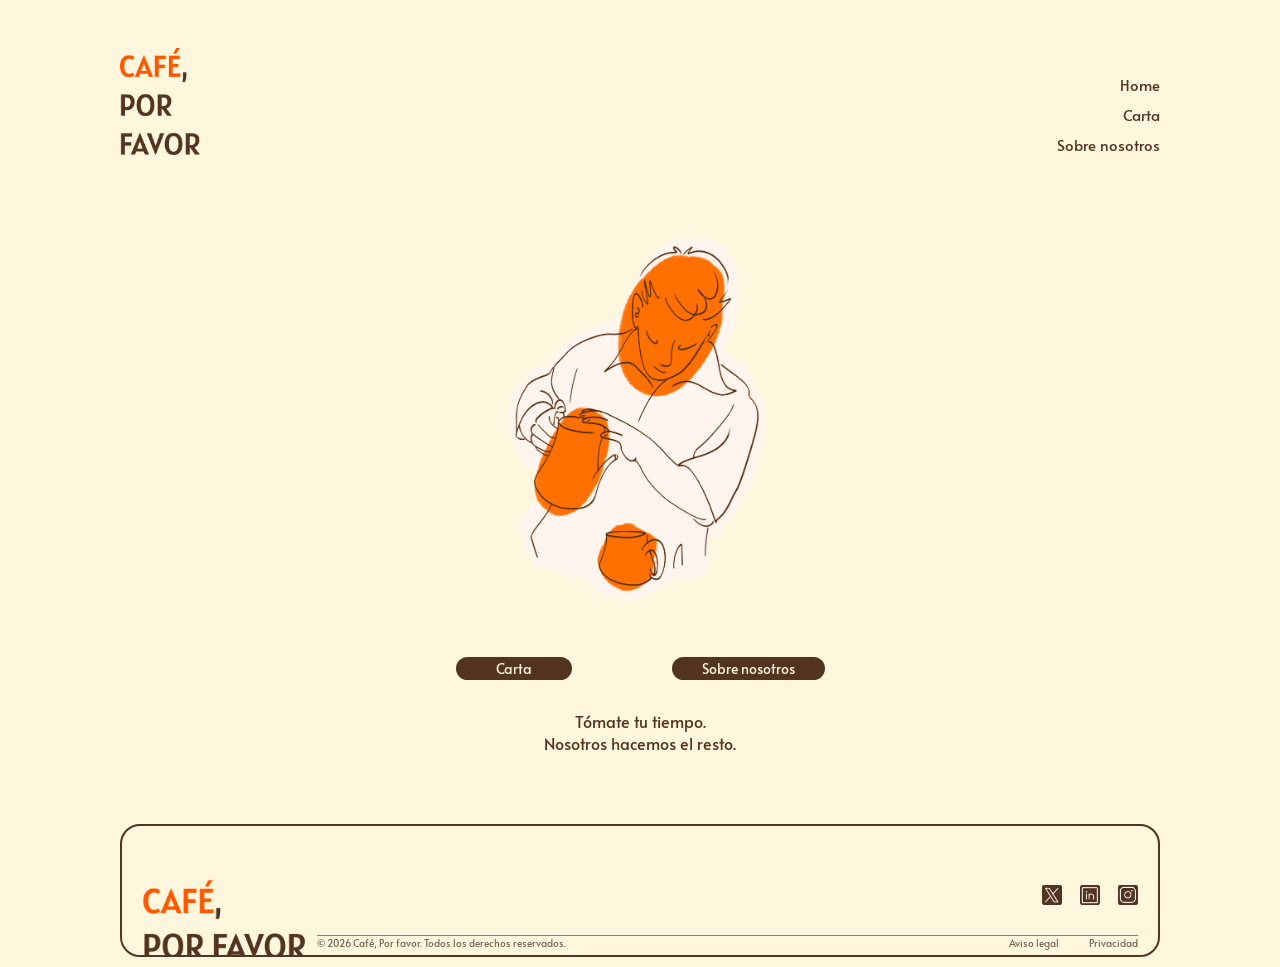
<file: index.html>
<!DOCTYPE html>
<html lang="es">
<head>
    <meta charset="UTF-8">
    <meta name="viewport" content="width=device-width, initial-scale=1.0">
    <title>CAFÉ, POR FAVOR</title>
    <link rel="stylesheet" href="css/index.css">

</head>
<body>
    <header class="header">
        <div class="header_block block">
            <img class="logo" src="media_home/logo.png">
            <nav class="header_nav">
                <ul class="header_nav">
                        <li><a class="link_menu" href="index.html">Home</a></li>
                        <li><a class="link_menu" href="carta/carta.html">Carta</a></li>
                        <li><a class="link_menu" href="historia/historia.html">Sobre nosotros</a></li>
                </ul>
            </nav>
        </div>
    </header>
    <!--SECTIONS-->
    <main>
        <section class="home">
            <div class="home_block block">
                <div class="home_contents">
                    <img class="home_img" src="media_home/03.png" >
                    <div class="btn">
                        <a class="home_btn1" href="carta/carta.html"> Carta</a>
                        <a class="home_btn2" href="historia/historia.html">Sobre nosotros</a>
                    </div>
                    <p class="home_text">Tómate tu tiempo. <br> Nosotros hacemos el resto.</p>
                </div>
            </div>
        </section>
    </main>
    <footer class="footer">
  <div class="footer_block block">
    <div class="footer_borde">
      <img class="img_footer" src="media_home/footer.png" alt="Café, por favor">

      <div class="footer_r">
        <ul class="footer_icons">
          <li><a class="icon" href="#"><img src="media_home/Icon-1.png" alt="Instagram"></a></li>
          <li><a class="icon" href="#"><img src="media_home/Icon-2.png" alt="X"></a></li>
          <li><a class="icon" href="#"><img src="media_home/Icon.png" alt="LinkedIn"></a></li>
        </ul>

        <div class="footer_final">
          <div class="footer_legal">
            <span class="footer_text_small">© 2026 Café, Por favor. Todos los derechos reservados.</span>
            <ul class="footer_links">
              <li><a href="#">Aviso legal</a></li>
              <li><a href="#">Privacidad</a></li>
            </ul>
          </div>
        </div>
      </div>
    </div>
  </div>
</footer>
</body>
</html>
</file>
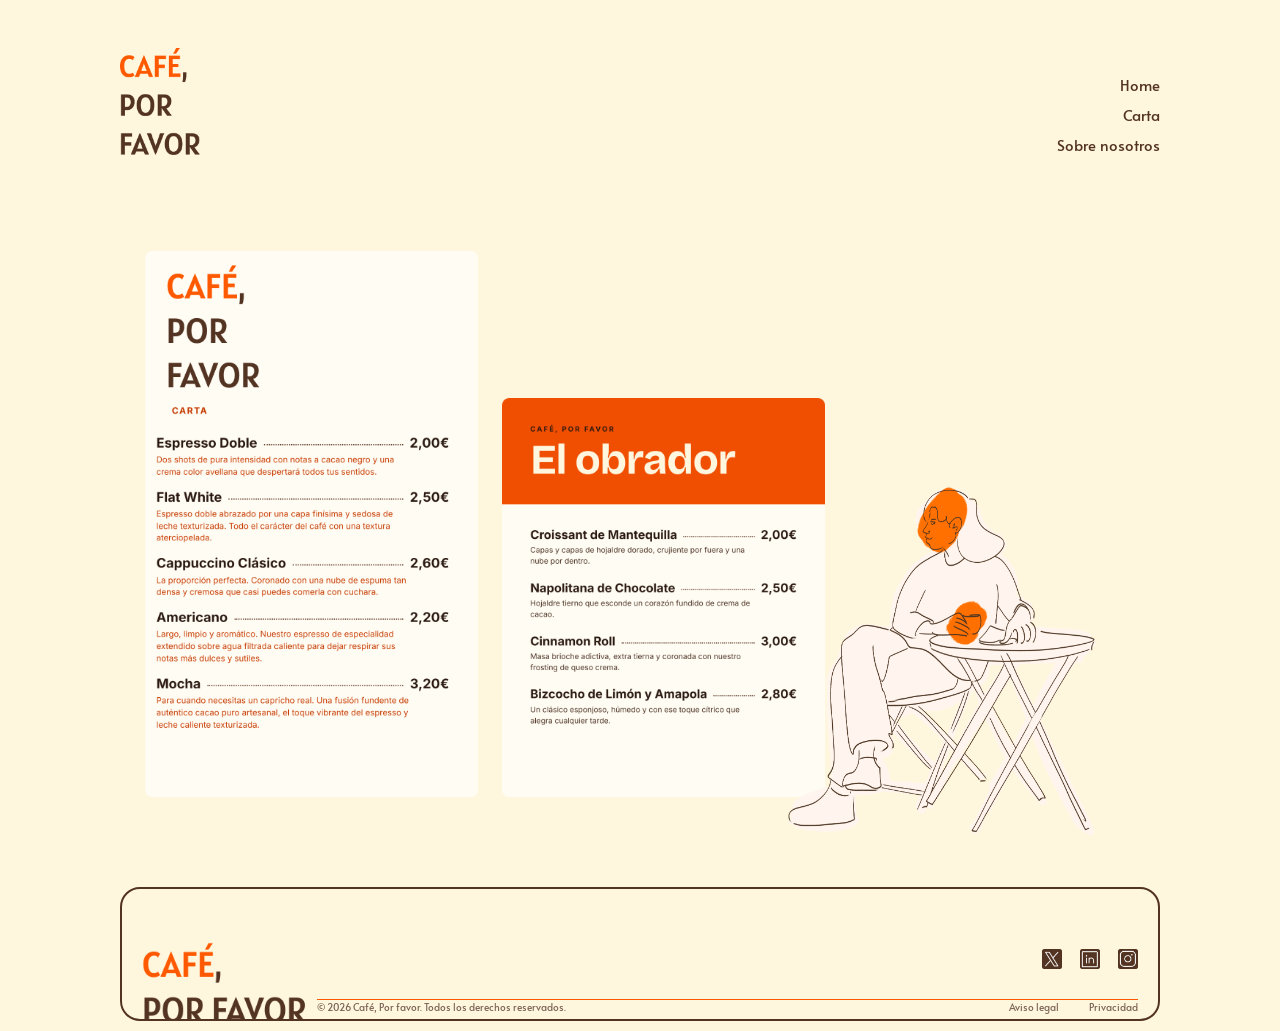
<file: carta/carta.html>
<!DOCTYPE html>
<html lang="es">
<head>
    <meta charset="UTF-8">
    <meta name="viewport" content="width=device-width, initial-scale=1.0">
    <title>CAFÉ, POR FAVOR</title>
    <link rel="stylesheet" href="css/carta.css">

</head>
<body>
    <header class="header">
        <div class="header_block block">
            <img class="logo" src="media_carta/logo.png">
            <nav class="header_nav">
                <ul class="header_nav">
                        <li><a class="link_menu" href="../index.html">Home</a></li>
                        <li><a class="link_menu" href="carta.html">Carta</a></li>
                        <li><a class="link_menu" href="../historia/historia.html">Sobre nosotros</a></li>
                </ul>
            </nav>
        </div>
    </header>
    <!--SECTIONS-->
    <main>
        <section class="carta">
            <div class="carta_block block">
               <div class="imagenes">
                    <img class="carta_café" src="media_carta/cafe_carta.png" >
                    <img class="obrador" src="media_carta/obrador_carta.png" >
                    <img class="sentado" src="media_carta/04.png" >
               </div> 
            </div>
        </section>
    </main>

    <!--FOOTER-->
    <footer class="footer">
  <div class="footer_block block">
    <div class="footer_borde">
      <img class="img_footer" src="media_carta/footer.png" alt="Café, por favor">

      <div class="footer_r">
        <ul class="footer_icons">
          <li><a class="icon" href="#"><img src="media_carta/Icon-1.png" alt="Instagram"></a></li>
          <li><a class="icon" href="#"><img src="media_carta/Icon-2.png" alt="X"></a></li>
          <li><a class="icon" href="#"><img src="media_carta/Icon.png" alt="LinkedIn"></a></li>
        </ul>

        <div class="footer_final">
          <div class="footer_legal">
            <span class="footer_text_small">© 2026 Café, Por favor. Todos los derechos reservados.</span>
            <ul class="footer_links">
              <li><a href="#">Aviso legal</a></li>
              <li><a href="#">Privacidad</a></li>
            </ul>
          </div>
        </div>
      </div>
    </div>
  </div>
</footer>
</body>
</html>
</file>
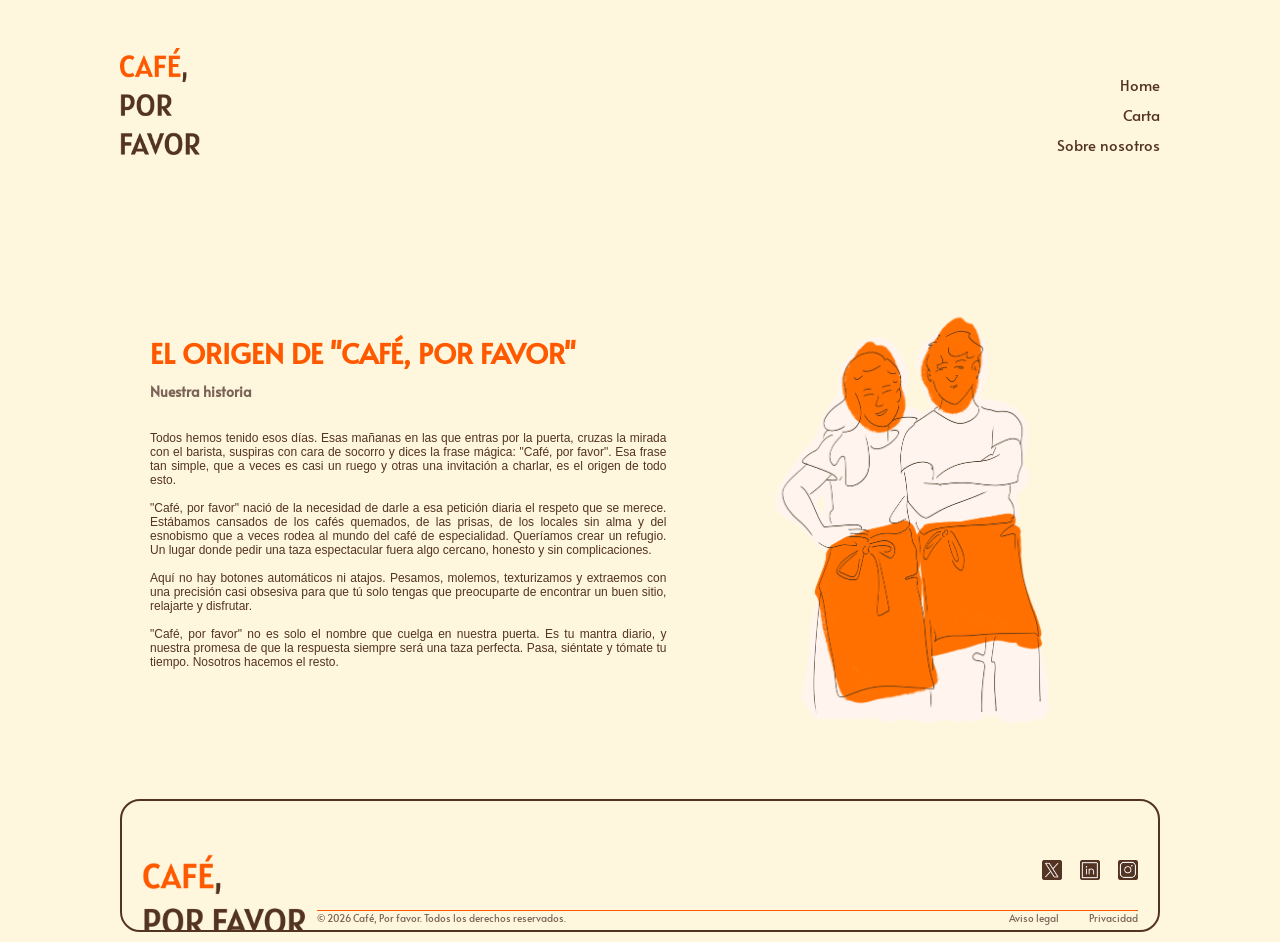
<file: historia/historia.html>
<!DOCTYPE html>
<html lang="es">
<head>
    <meta charset="UTF-8">
    <meta name="viewport" content="width=device-width, initial-scale=1.0">
    <title>CAFÉ, POR FAVOR</title>
    <link rel="stylesheet" href="css/historia.css">

</head>
<body>
    <header class="header">
        <div class="header_block block">
            <img class="logo" src="media_historia/logo.png">
            <nav class="header_nav">
                <ul class="header_nav">
                        <li><a class="link_menu" href="../index.html">Home</a></li>
                        <li><a class="link_menu" href="../carta/carta.html">Carta</a></li>
                        <li><a class="link_menu" href="historia.html">Sobre nosotros</a></li>
                </ul>
            </nav>
        </div>
    </header>
    <!--SECTIONS-->
    <main>
       <section class="historia">
            <div class="historia_block block">
                <div class="historia_content">
                        <div class="historia_content_titulo">
                            <h1>EL ORIGEN DE "CAFÉ, POR FAVOR" </h1>
                            <h6>Nuestra historia</h6>
                        </div>
                        <div class="historia_p">
                            <p>Todos hemos tenido esos días. Esas mañanas en las que entras por la puerta, cruzas la mirada con el barista, suspiras con cara de socorro y dices la frase mágica: "Café, por favor".
                            Esa frase tan simple, que a veces es casi un ruego y otras una invitación a charlar, es el origen de todo esto. <br> <br>

                            "Café, por favor" nació de la necesidad de darle a esa petición diaria el respeto que se merece. Estábamos cansados de los cafés quemados, de las prisas, de los locales sin alma y del esnobismo que a veces rodea al mundo del café de especialidad. Queríamos crear un refugio. Un lugar donde pedir una taza espectacular fuera algo cercano, honesto y sin complicaciones. <br><br>

                            Aquí no hay botones automáticos ni atajos. Pesamos, molemos, texturizamos y extraemos con una precisión casi obsesiva para que tú solo tengas que preocuparte de encontrar un buen sitio, relajarte y disfrutar. <br> <br>

                            "Café, por favor" no es solo el nombre que cuelga en nuestra puerta. Es tu mantra diario, y nuestra promesa de que la respuesta siempre será una taza perfecta. Pasa, siéntate y tómate tu tiempo. Nosotros hacemos el resto.</p>
                        </div>
                </div>
                <img class="historia_ilustracion" src="media_historia/05.png" >
            </div>
       </section>
    </main>

    <!--FOOTER-->
    <footer class="footer">
  <div class="footer_block block">
    <div class="footer_borde">
      <img class="img_footer" src="media_historia/footer.png" alt="Café, por favor">

      <div class="footer_r">
        <ul class="footer_icons">
          <li><a class="icon" href="#"><img src="media_historia/Icon-1.png" alt="Instagram"></a></li>
          <li><a class="icon" href="#"><img src="media_historia/Icon-2.png" alt="X"></a></li>
          <li><a class="icon" href="#"><img src="media_historia/Icon.png" alt="LinkedIn"></a></li>
        </ul>

        <div class="footer_final">
          <div class="footer_legal">
            <span class="footer_text_small">© 2026 Café, Por favor. Todos los derechos reservados.</span>
            <ul class="footer_links">
              <li><a href="#">Aviso legal</a></li>
              <li><a href="#">Privacidad</a></li>
            </ul>
          </div>
        </div>
      </div>
    </div>
  </div>
</footer>
</body>
</html>
</file>
<file: css/index.css>
@import url('https://fonts.googleapis.com/css2?family=Alata&family=Hurricane&display=swap');

:root {
    /** Colores **/
    --color-naranja: #FF5900;
    --color-bg: #FFF7DD;
    --color-marron: #533321; 
    --color-text: #FFF7DD;

    /** Space **/
    --space-xxs: 8px;
    --space-xs: 16px;
    --space-md: 24px;
    --space-lg: 32px;
    --space-xl: 48px;
    --space-xxl: 70px;
    --space-xxxl: 90px;
}


* {
    padding: 0;
    margin: 0;
    box-sizing: border-box;
}

img {
    max-width: 100%;
    width: 100%;
}

h1, h2, h3, h4, h5, h6, p {
    font-family: 'Alata', sans-serif;
} 
a{
    text-decoration: none;
    color: inherit;
}

.block {
    max-width: 1040px;
    margin: 0 auto;
}

ul{
    list-style: none;
    font-family: 'Alata', sans-serif;
    color: var(--color-marron);
    font-size: 12px;

}



body {
    min-height: 100vh;
    min-height: 100dvh;          /* altura real en móvil, descontando la barra de Safari */
    display: flex;
    flex-direction: column;
    background-color: var(--color-bg);
}

main {
    flex: 1;
}

/*===================HEADER=================================*/

  
.header{
    padding: var(--space-xl);
    background-color: var(--color-bg);
    

    
}
.header_block{
    display: flex;
    justify-content: space-between;
    
}
.logo{
    max-width: 80px;

}
.header_nav{
    display: flex;
    flex-direction: column;
    gap: 9px;
    justify-content: end;
    text-align: end;
    font-size: 15px;
}

.link_menu{
    &:hover{
    color: var(--color-naranja);
    }

}

/*===================Home=================================*/

.home{
    padding: var(--space-xxl);
    background-color: var(--color-bg);
    
}
.home_block{
    display: flex;
    justify-content: center;
   
    
}
.home_contents{
    display: flex;
    flex-direction: column;
    justify-content: space-between;
    align-items: center;
    margin-top: -70px;
    gap: 30px;
}
.home_img{
    max-width: 450px;
    width: 300px;
}
.btn{
    display: flex;
    gap: 100px;

}

.home_btn1{
    display: flex;
    gap: 100px;
    font-family: 'Alata', sans-serif;
    font-size: 14px;
    border-radius: 70px;
    background-color: var(--color-marron);
    color: var(--color-text);
    padding: 2px 40px;

    &:hover{
        background-color: #FF5900;
    }
   
}

.home_btn2{
    display: flex;
    gap: 100px;
    font-family: 'Alata', sans-serif;
    font-size: 14px;
    border-radius: 70px;
    background-color: var(--color-marron);
    color: var(--color-text);
    padding: 2px 30px;

    &:hover{
        background-color: #FF5900;
    }
   
}
.home_text {
    color: var(--color-marron);
    text-align: center;
}

/*===================FOOTER=================================*/


.footer_borde{
    display: flex;
    align-items: flex-end;            
    justify-content: space-between;
    gap: 40px;
    padding: 50px 20px 0 20px;
    border: solid 2px var(--color-marron);
    border-radius: 20px;
    margin-bottom: 10px;
}

.img_footer{
    max-width: 500px;
    flex-shrink: 0;                 
}

.footer_r{
    flex: 1;
    display: flex;
    flex-direction: column;
    align-items: flex-end;           
    gap: 30px;
}

.footer_icons{
    display: flex;
    gap: 18px;
    list-style: none;
    margin: 0;
    padding: 0;
}

.icon{
    display: block;
    width: 20px;
}
.icon img{
    width: 100%;
    display: block;
}

.footer_final{
    width: 180%;
}

.footer_legal{
    display: flex;
    justify-content: space-between;
    align-items: center;
    border-top: solid 1px var(--color-naranja);
    margin-bottom: 5px;
    
}

.footer_text_small{
    font-family: 'Alata', sans-serif;
    font-size: 10px;
    color: #7b6457;
}

.icons{
    display: flex;
    gap: 40px;
    font-size: 10px;
    margin: 0 0 10px 0;
    padding: 0;
    list-style: none;
    color: #7b6457;
}

.footer_links{
    display: flex;
    gap: 30px;
    font-family: 'Alata', sans-serif;
    font-size: 10px;
    color: #7b6457;

      &:hover{
    color: var(--color-naranja);
    }

}

/* ==========================================
   RESPONSIVE - TABLETS
========================================== */

@media screen and (min-width: 481px) and (max-width: 1024px) {

    /* HEADER */

    .header {
        padding: var(--space-lg);
    }

    .logo {
        max-width: 70px;
    }


    /* HOME */

    .home {
        padding: 40px 30px;
    }

    .home_contents {
        margin-top: 0;
        gap: var(--space-md);
    }

    .home_img {
        width: min(55%, 300px);
    }

    .btn,
    .home_btn {
        gap: 40px;
    }


    /* FOOTER */

    .footer_borde {
        gap: var(--space-md);
        padding: var(--space-xl) var(--space-xs) 0;
    }

    .img_footer {
        max-width: 280px;
    }

    .footer_final {
        width: 100%;
    }
}


/* ==========================================
   RESPONSIVE - MÓVILES
========================================== */

@media screen and (max-width: 480px) {

    /* HEADER */

    .header {
        padding: 20px 15px;
    }

    .logo {
        max-width: 55px;
    }

    .header_nav {
        font-size: 14px;
        gap: 6px;
    }


    /* HOME */

    .home {
        padding: 35px 20px;
    }

    .home_contents {
        margin-top: 0;
        gap: 20px;
    }

    .home_img {
        width: min(80%, 260px);
    }

    .btn,
    .home_btn {
        flex-wrap: wrap;
        justify-content: center;
        gap: var(--space-xs);
    }

    .home_btn {
        width: 100%;
        font-size: 13px;
        padding: 8px 24px;
    }


    /* FOOTER */

    .footer_borde {
        flex-direction: column;
        align-items: center;
        gap: 20px;
        padding: 30px 15px 0;
        text-align: center;
    }

    .img_footer {
        max-width: 180px;
    }

    .footer_r {
        width: 100%;
        align-items: center;
        gap: 20px;
    }

    .footer_icons {
        justify-content: center;
    }

    .footer_final {
        width: 100%;
    }

    .footer_legal {
        flex-direction: column;
        gap: var(--space-xxs);
        padding-top: var(--space-xxs);
        text-align: center;
    }

    .icons,
    .footer_links {
        flex-wrap: wrap;
        justify-content: center;
        gap: var(--space-xs);
    }

    .footer_text_small,
    .icons,
    .footer_links,
    ul {
        font-size: 12px;
    }
}
</file>
<file: carta/css/carta.css>
@import url('https://fonts.googleapis.com/css2?family=Alata&family=Hurricane&display=swap');

:root {
    /** Colores **/
    --color-naranja: #FF5900;
    --color-bg: #FFF7DD;
    --color-marron: #533321; 
    --color-text: #FFF7DD;

    /** Space **/
    --space-xxs: 8px;
    --space-xs: 16px;
    --space-md: 24px;
    --space-lg: 32px;
    --space-xl: 48px;
    --space-xxl: 70px;
    --space-xxxl: 90px;
}


* {
    padding: 0;
    margin: 0;
    box-sizing: border-box;
}

img {
    max-width: 100%;
    width: 100%;
}

h1, h2, h3, h4, h5, h6, p {
    font-family: 'Alata', sans-serif;
} 
a{
    text-decoration: none;
    color: inherit;
}

.block {
    max-width: 1040px;
    margin: 0 auto;
}

ul{
    list-style: none;
    font-family: 'Alata', sans-serif;
    color: var(--color-marron);
    font-size: 12px;

}



body {
    min-height: 100vh;
    min-height: 100dvh;          /* altura real en móvil, descontando la barra de Safari */
    display: flex;
    flex-direction: column;
    background-color: var(--color-bg);
}

main {
    flex: 1;
}

/*===================HEADER=================================*/

  
.header{
    padding: var(--space-xl);
    background-color: var(--color-bg);
    

    
}
.header_block{
    display: flex;
    justify-content: space-between;
    
}
.logo{
    max-width: 80px;

}
.header_nav{
    display: flex;
    flex-direction: column;
    gap: 9px;
    justify-content: end;
    text-align: end;
    font-size: 15px;
}

.link_menu{
    &:hover{
    color: var(--color-naranja);
    }

}


/*===================CARTA=================================*/

.carta {
    
    padding: var(--space-xl) var(--space-xs) var(--space-xxxl);
    background-color: var(--color-bg);
}

.imagenes {
    display: flex;
    justify-content: center;
    align-items: flex-end;        
    gap: var(--space-md);
}

.carta_café {
    width: 32%;
}

.obrador {
    width: 31%;
}

.sentado {
    width: 40%;
    margin-left: -130px;          
    margin-bottom: -100px;        
}
/*===================FOOTER=================================*/


.footer_borde{
    display: flex;
    align-items: flex-end;            
    justify-content: space-between;
    gap: 40px;
    padding: 50px 20px 0 20px;
    border: solid 2px var(--color-marron);
    border-radius: 20px;
    margin-bottom: 10px;
}

.img_footer{
    max-width: 500px;
    flex-shrink: 0;                 
}

.footer_r{
    flex: 1;
    display: flex;
    flex-direction: column;
    align-items: flex-end;           
    gap: 30px;
}

.footer_icons{
    display: flex;
    gap: 18px;
    list-style: none;
    margin: 0;
    padding: 0;
}

.icon{
    display: block;
    width: 20px;
}
.icon img{
    width: 100%;
    display: block;
}

.footer_final{
    width: 180%;
}

.footer_legal{
    display: flex;
    justify-content: space-between;
    align-items: center;
    border-top: solid 1px var(--color-naranja);
    margin-bottom: 5px;
    
}

.footer_text_small{
    font-family: 'Alata', sans-serif;
    font-size: 10px;
    color: #7b6457;
}

.icons{
    display: flex;
    gap: 40px;
    font-size: 10px;
    margin: 0 0 10px 0;
    padding: 0;
    list-style: none;
    color: #7b6457;
}

.footer_links{
    display: flex;
    gap: 30px;
    font-family: 'Alata', sans-serif;
    font-size: 10px;
    color: #7b6457;

      &:hover{
    color: var(--color-naranja);
    }

}

/* ==========================================
   RESPONSIVE - TABLETS
========================================== */

@media screen and (min-width: 481px) and (max-width: 1024px) {

    /* HEADER */

    .header {
        padding: var(--space-lg);
    }

    .logo {
        max-width: 70px;
    }


    /* HOME */

    .home {
        padding: 40px 30px;
    }

    .home_contents {
        margin-top: 0;
        gap: var(--space-md);
    }

    .home_img {
        width: min(55%, 300px);
    }

    .btn,
    .home_btn {
        gap: 40px;
    }


    /* CARTA */

    .carta {
        padding: var(--space-lg) var(--space-xs) var(--space-xxl);
    }

    .imagenes {
        gap: var(--space-xs);
    }

    .sentado {
        margin-left: -40px;
    }


    /* FOOTER */

    .footer_borde {
        gap: var(--space-md);
        padding: var(--space-xl) var(--space-xs) 0;
    }

    .img_footer {
        max-width: 280px;
    }

    .footer_final {
        width: 100%;
    }
}


/* ==========================================
   RESPONSIVE - MÓVILES
========================================== */

@media screen and (max-width: 480px) {

    /* HEADER */

    .header {
        padding: 20px 15px;
    }

    .logo {
        max-width: 55px;
    }

    .header_nav {
        font-size: 14px;
        gap: 6px;
    }


    /* HOME */

    .home {
        padding: 35px 20px;
    }

    .home_contents {
        margin-top: 0;
        gap: 20px;
    }

    .home_img {
        width: min(80%, 260px);
    }

    .btn,
    .home_btn {
        flex-wrap: wrap;
        justify-content: center;
        gap: var(--space-xs);
    }

    .home_btn {
        width: 100%;
        font-size: 13px;
        padding: 8px 24px;
    }


    /* CARTA */

    .carta {
        padding: var(--space-md) var(--space-xs) var(--space-xxl);
    }

    .imagenes {
        flex-direction: column;
        align-items: center;
        gap: var(--space-md);
    }

    .carta_café,
    .obrador {
        width: min(100%, 360px);
    }

    .sentado {
        width: min(55%, 200px);
        margin: 0;
        align-self: flex-end;
    }


    /* FOOTER */

    .footer_borde {
        flex-direction: column;
        align-items: center;
        gap: 20px;
        padding: 30px 15px 0;
        text-align: center;
    }

    .img_footer {
        max-width: 180px;
    }

    .footer_r {
        width: 100%;
        align-items: center;
        gap: 20px;
    }

    .footer_icons {
        justify-content: center;
    }

    .footer_final {
        width: 100%;
    }

    .footer_legal {
        flex-direction: column;
        gap: var(--space-xxs);
        padding-top: var(--space-xxs);
        text-align: center;
    }

    .icons,
    .footer_links {
        flex-wrap: wrap;
        justify-content: center;
        gap: var(--space-xs);
    }

    .footer_text_small,
    .icons,
    .footer_links,
    ul {
        font-size: 12px;
    }
}
</file>
<file: historia/css/historia.css>
@import url('https://fonts.googleapis.com/css2?family=Alata&family=Hurricane&display=swap');

:root {
    /** Colores **/
    --color-naranja: #FF5900;
    --color-bg: #FFF7DD;
    --color-marron: #533321; 
    --color-text: #FFF7DD;

    /** Space **/
    --space-xxs: 8px;
    --space-xs: 16px;
    --space-md: 24px;
    --space-lg: 32px;
    --space-xl: 48px;
    --space-xxl: 70px;
    --space-xxxl: 90px;
}


* {
    padding: 0;
    margin: 0;
    box-sizing: border-box;
}

img {
    max-width: 100%;
    width: 100%;
}

h1, h2, h3, h4, h5, h6, p {
    font-family: 'Alata', sans-serif;
} 
a{
    text-decoration: none;
    color: inherit;
}

.block {
    max-width: 1040px;
    margin: 0 auto;
}

ul{
    list-style: none;
    font-family: 'Alata', sans-serif;
    color: var(--color-marron);
    font-size: 12px;

}



body {
    min-height: 100vh;
    min-height: 100dvh;          /* altura real en móvil, descontando la barra de Safari */
    display: flex;
    flex-direction: column;
    background-color: var(--color-bg);
}

main {
    flex: 1;
}

/*===================HEADER=================================*/

  
.header{
    padding: var(--space-xl);
    background-color: var(--color-bg);
    

    
}
.header_block{
    display: flex;
    justify-content: space-between;
    
}
.logo{
    max-width: 80px;

}
.header_nav{
    display: flex;
    flex-direction: column;
    gap: 9px;
    justify-content: end;
    text-align: end;
    font-size: 15px;
}

.link_menu{
    &:hover{
    color: var(--color-naranja);
    }

}

/*===================Historia=================================*/
.historia_block{
    display: flex;
    align-items: center;          /* NUEVO: texto e ilustración centrados */
    gap: 60px;
}

.historia_content{
    flex: 1;                      /* NUEVO: el texto ocupa el espacio que sobra */
    display: flex;
    flex-direction: column;
    gap: 30px;
    justify-content: center;
    margin-left: 30px;            /* BORRADO: margin-top: -160px */
}

.historia_ilustracion{
    width: 34%;                   /* NUEVO */
    max-width: 400px;
    flex-shrink: 0;               /* NUEVO */
    margin-right: 80px;
}



.historia {
    padding: var(--space-xl);
    background-color: var(--color-bg);
}


h1 {
    color: var(--color-naranja);
    font-size: 28px;

}

p {
    font-size: 12px;
    font-family: Arial, Helvetica, sans-serif;
    color: var(--color-marron);
    text-align: justify;
    hyphens: auto;            

}

h6 {
    font-size: 14px;
    color: #7b6457;
}
.historia_content_titulo{
    display: flex;
    flex-direction: column;
    gap: 10px;
}


/*===================FOOTER=================================*/


.footer_borde{
    display: flex;
    align-items: flex-end;            
    justify-content: space-between;
    gap: 40px;
    padding: 50px 20px 0 20px;
    border: solid 2px var(--color-marron);
    border-radius: 20px;
    margin-bottom: 10px;
}

.img_footer{
    max-width: 500px;
    flex-shrink: 0;                 
}

.footer_r{
    flex: 1;
    display: flex;
    flex-direction: column;
    align-items: flex-end;           
    gap: 30px;
}

.footer_icons{
    display: flex;
    gap: 18px;
    list-style: none;
    margin: 0;
    padding: 0;
}

.icon{
    display: block;
    width: 20px;
}
.icon img{
    width: 100%;
    display: block;
}

.footer_final{
    width: 180%;
}

.footer_legal{
    display: flex;
    justify-content: space-between;
    align-items: center;
    border-top: solid 1px var(--color-naranja);
    margin-bottom: 5px;
    
}

.footer_text_small{
    font-family: 'Alata', sans-serif;
    font-size: 10px;
    color: #7b6457;
}

.icons{
    display: flex;
    gap: 40px;
    font-size: 10px;
    margin: 0 0 10px 0;
    padding: 0;
    list-style: none;
    color: #7b6457;


}

.footer_links{
    display: flex;
    gap: 30px;
    font-family: 'Alata', sans-serif;
    font-size: 10px;
    color: #7b6457;

     &:hover{
    color: var(--color-naranja);
    }

}

/* ==========================================
   RESPONSIVE - TABLETS
========================================== */

@media screen and (min-width: 481px) and (max-width: 1024px) {

    /* HEADER */

    .header {
        padding: var(--space-lg);
    }

    .logo {
        max-width: 70px;
    }


    /* HISTORIA */

    .historia {
        padding: var(--space-lg);
    }

    .historia_block {
        gap: var(--space-md);
    }

    .historia_content {
        margin-top: -80px;    /* menos subida que en escritorio */
        margin-left: 0;
        gap: var(--space-md);
    }

    .historia_ilustracion {
        width: 45%;
        max-width: 320px;
        margin-right: 0;
    }


    /* FOOTER */

    .footer_borde {
        gap: var(--space-md);
        padding: var(--space-xl) var(--space-xs) 0;
    }

    .img_footer {
        max-width: 280px;
    }

    .footer_final {
        width: 100%;
    }
}


/* ==========================================
   RESPONSIVE - MÓVILES
========================================== */

@media screen and (max-width: 480px) {

    /* HEADER */

    .header {
        padding: 20px 15px;
    }

    .logo {
        max-width: 55px;
    }

    .header_nav {
        font-size: 14px;
        gap: 6px;
    }


    /* HISTORIA */

    .historia {
        padding: var(--space-md) var(--space-xs) var(--space-xxl);
    }

    .historia_block {
        flex-direction: column;
        align-items: center;
        gap: var(--space-md);
    }

    .historia_content {
        margin: 0;            /* quita el -160px que tapaba el header */
        gap: 20px;
    }

    .historia_ilustracion {
        width: min(75%, 280px);
        margin: 0;
    }

    h1 {
        font-size: 24px;
    }

    p {
        font-size: 13px;
    }


    /* FOOTER */

    .footer_borde {
        flex-direction: column;
        align-items: center;
        gap: 20px;
        padding: 30px 15px 0;
        text-align: center;
    }

    .img_footer {
        max-width: 180px;
    }

    .footer_r {
        width: 100%;
        align-items: center;
        gap: 20px;
    }

    .footer_icons {
        justify-content: center;
    }

    .footer_final {
        width: 100%;
    }

    .footer_legal {
        flex-direction: column;
        gap: var(--space-xxs);
        padding-top: var(--space-xxs);
        text-align: center;
    }

    .icons,
    .footer_links {
        flex-wrap: wrap;
        justify-content: center;
        gap: var(--space-xs);
    }

    .footer_text_small,
    .icons,
    .footer_links,
    ul {
        font-size: 12px;
    }

    .footer_text_small {
        text-align: center;   /* sin justificar en el footer */
    }
}
</file>
